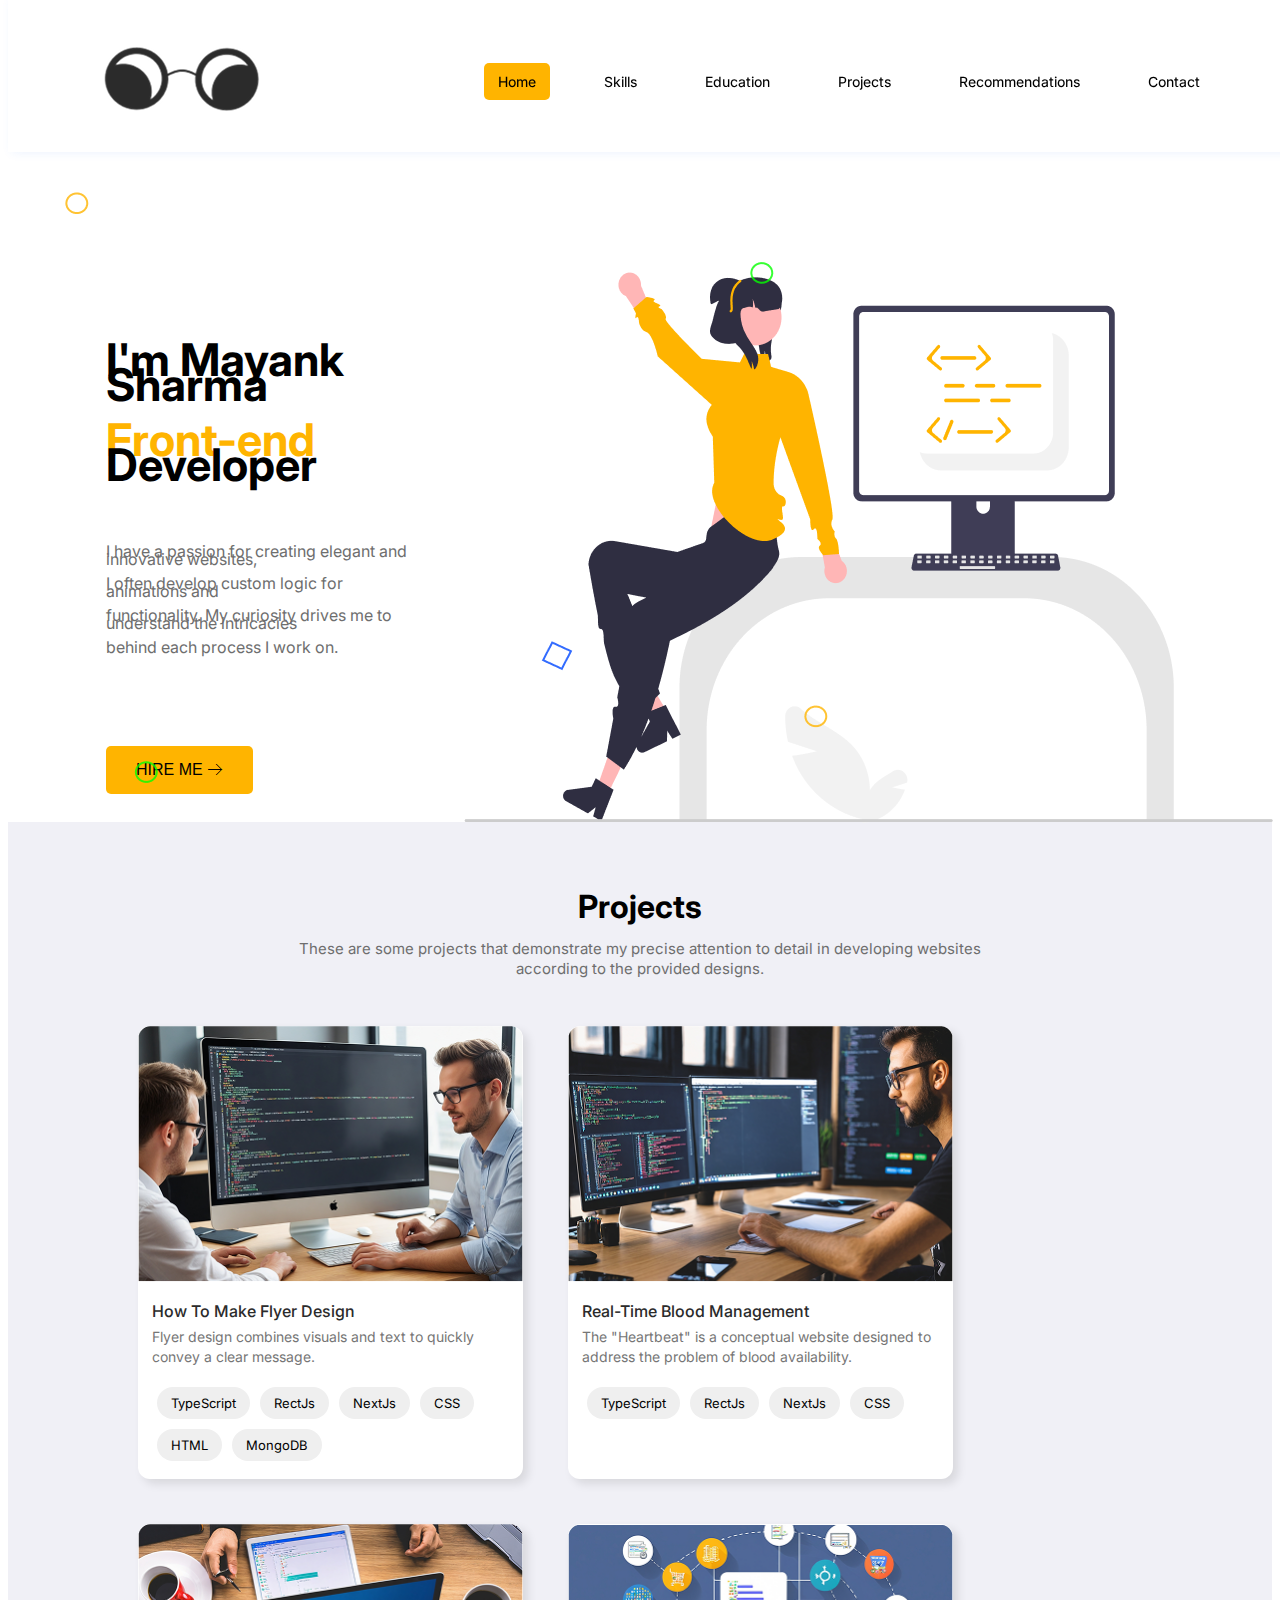
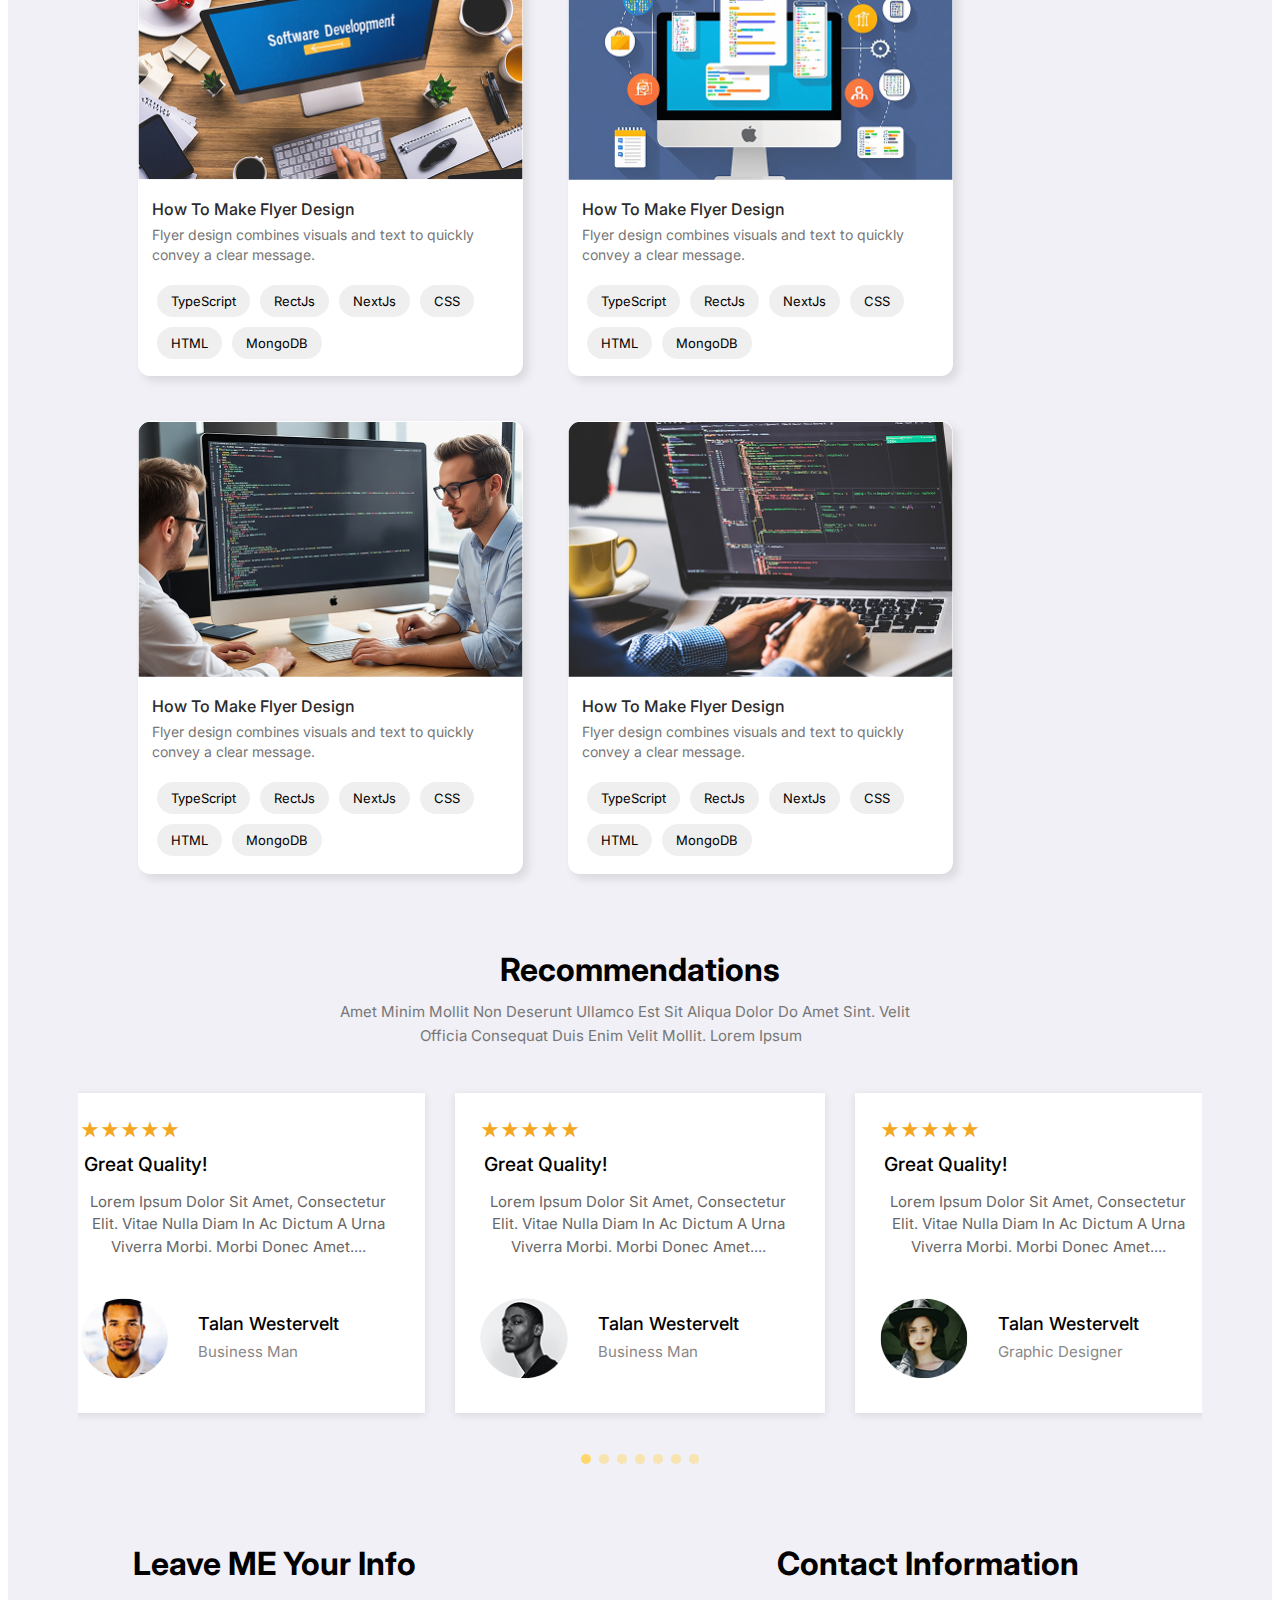
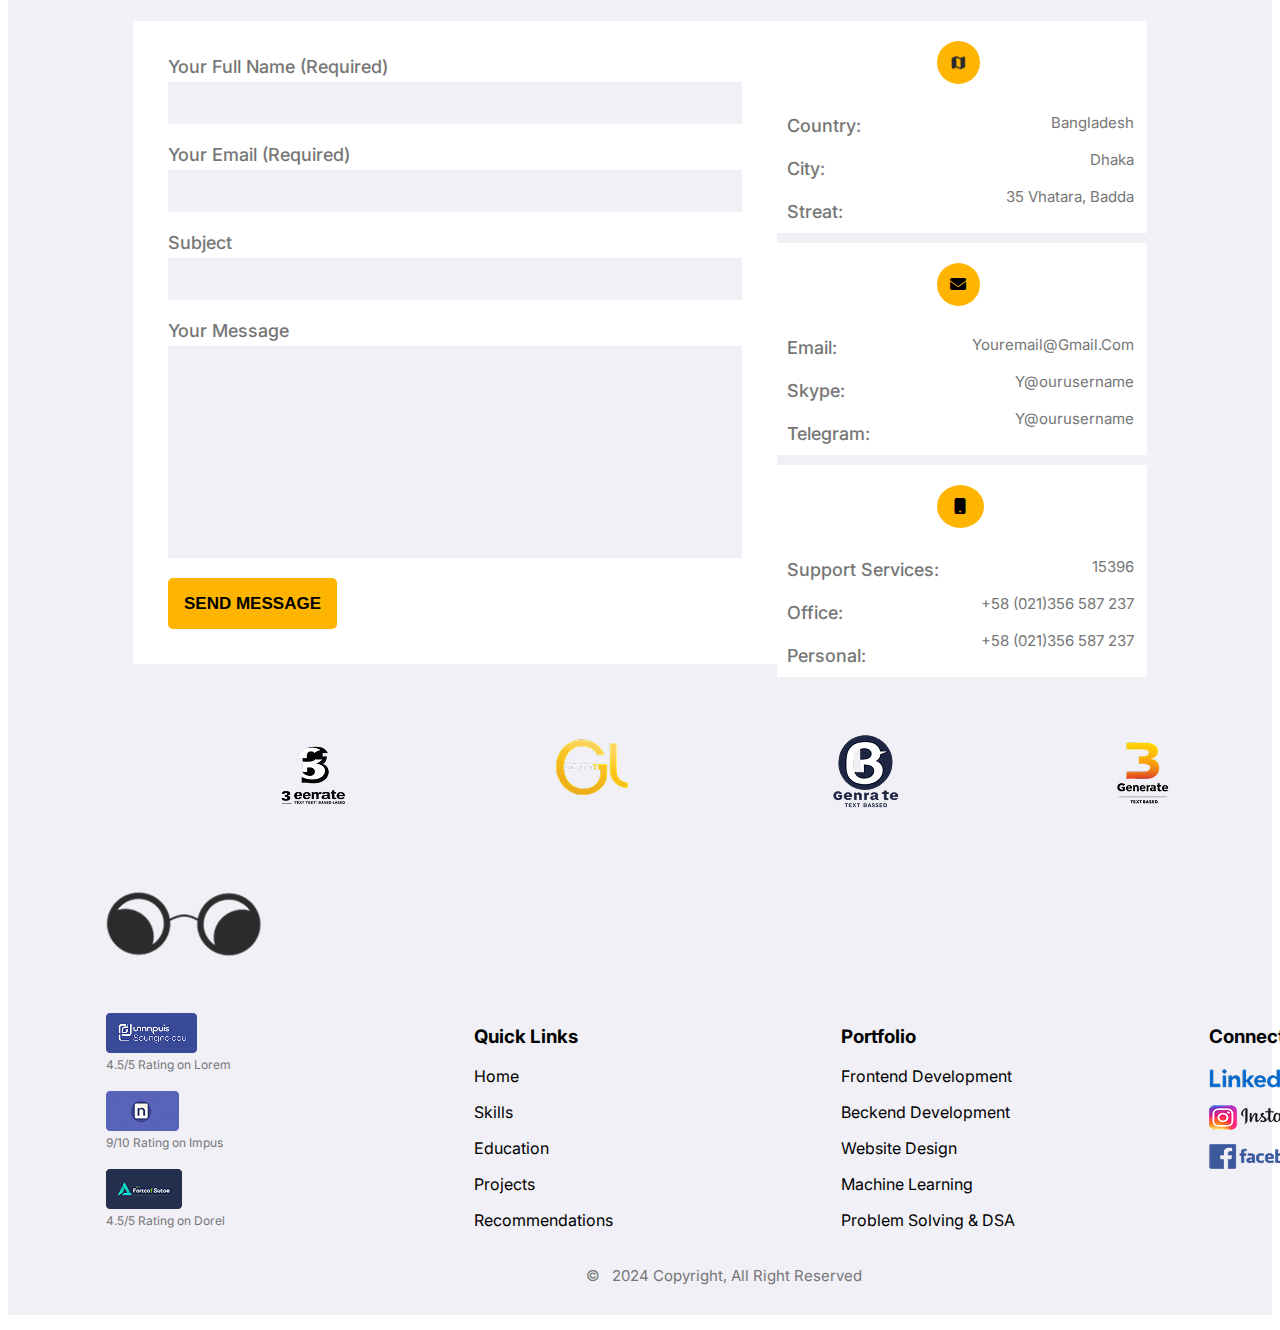
<file: index.html>
<!DOCTYPE html>
<html lang="en">
<head>
    <meta charset="UTF-8">
    <meta name="viewport" content="width=device-width, initial-scale=1.0">
    <title>JTG Assignment</title>
    <link rel="stylesheet" href="style.css">
    <link rel="preconnect" href="https://fonts.googleapis.com">
    <link rel="preconnect" href="https://fonts.gstatic.com" crossorigin>
    <link rel="stylesheet" href="https://cdnjs.cloudflare.com/ajax/libs/font-awesome/6.7.2/css/all.min.css" 
        integrity="sha512-Evv84Mr4kqVGRNSgIGL/F/aIDqQb7xQ2vcrdIwxfjThSH8CSR7PBEakCr51Ck+w+/U6swU2Im1vVX0SVk9ABhg==" 
        crossorigin="anonymous" referrerpolicy="no-referrer" />
    <link href="https://fonts.googleapis.com/css2?family=Inter:ital,opsz,wght@0,14..32,100..900;1,14..32,100..900&display=swap" 
        rel="stylesheet">
</head>
<body>
    <div class="header">
        <div class="logo">
            <img src="assets/Logo.png">
        </div>
        <div class="nav">
            <p id="home">Home</p>
            <p id="skill"><a href="action/skill.html">Skills</a></p>
            <p id="skill"><a>Education</a></p>
            <p id="skill"><a href="#project-div">Projects</a></p>
            <p id="skill"><a href="#recmodation-div">Recommendations</a></p>
            <p id="skill"><a href="#contact-div">Contact</a></p>
        </div>
    </div>
    <div class="line"></div>

    <div class="container">
        <div class="content">
            <div class="mainline">
                <h1>I'm Mayank Sharma</h1>
                <h1><span>Front-end</span> Developer</h1>
            </div>
            <div class="para">
                <p>I have a passion for creating elegant and innovative websites, </p>
                <p> I often develop custom logic for animations and </p>
                <p>functionality. My curiosity drives me to understand the intricacies</p>
                <p>behind each process I work on.</p>
            </div>
            <button>HIRE ME 🡢</button>
        </div>
        <div class="computer">
            <img src="assets/undraw_proud_coder_re_exuy 1.png" alt="">
        </div>
        <div class="shapes">
            <img src="assets/Ellipse 15.png" id="img1">
            <img src="assets/Ellipse 16.png" id="img2">
            <img src="assets/Ellipse 12.png" id="img3">
            <img src="assets/Rectangle 52.png" id="img4">
            <img src="assets/Rectangle 51.png" id="img5">
            <img src="assets/Ellipse 13.png" id="img6">
            <img src="assets/Polygon 1.png" id="img7">
        </div>
    </div>
    <div id="project-div" class="project-section">
        <div class="project">
            <h2>Projects</h2>
        </div>
        <p>These are some projects that demonstrate my precise attention to detail in developing websites</p>
        <p>according to the provided designs.</p>
        <div class="cards">
            <div class="card">
                <img src="assets/Image.png">
                <div class="details">
                    <h4>How To Make Flyer Design</h4>
                    <p>Flyer design combines visuals and text to quickly convey a clear message.</p>
                    <div class="skillStack">
                        <span>TypeScript</span>
                        <span>RectJs</span>
                        <span>NextJs</span>
                        <span>CSS</span>
                        <span>HTML</span>
                        <span>MongoDB</span>
                    </div>
                </div>
            </div>
            <div class="card">
                <img src="assets/Image (1).png">
                <div class="details">
                    <h4>Real-Time Blood Management</h4>
                    <p>The "Heartbeat" is a conceptual website designed to address the problem of blood availability.</p>
                    <div class="skillStack">
                        <span>TypeScript</span>
                        <span>RectJs</span>
                        <span>NextJs</span>
                        <span>CSS</span>
                    </div>
                </div>
            </div>
            <div class="card">
                <img src="assets/Image (2).png">
                <div class="details">
                    <h4>How To Make Flyer Design</h4>
                    <p>Flyer design combines visuals and text to quickly convey a clear message.</p>
                    <div class="skillStack">
                        <span>TypeScript</span>
                        <span>RectJs</span>
                        <span>NextJs</span>
                        <span>CSS</span>
                        <span>HTML</span>
                        <span>MongoDB</span>
                    </div>
                </div>
            </div>
            <div class="card">
                <img src="assets/Image (3).png">
                <div class="details">
                    <h4>How To Make Flyer Design</h4>
                    <p>Flyer design combines visuals and text to quickly convey a clear message.</p>
                    <div class="skillStack">
                        <span>TypeScript</span>
                        <span>RectJs</span>
                        <span>NextJs</span>
                        <span>CSS</span>
                        <span>HTML</span>
                        <span>MongoDB</span>
                    </div>
                </div>
            </div>
            <div class="card">
                <img src="assets/Image (4).png">
                <div class="details">
                    <h4>How To Make Flyer Design</h4>
                    <p>Flyer design combines visuals and text to quickly convey a clear message.</p>
                    <div class="skillStack">
                        <span>TypeScript</span>
                        <span>RectJs</span>
                        <span>NextJs</span>
                        <span>CSS</span>
                        <span>HTML</span>
                        <span>MongoDB</span>
                    </div>
                </div>
            </div>
            <div class="card">
                <img src="assets/Image (5).png">
                <div class="details">
                    <h4>How To Make Flyer Design</h4>
                    <p>Flyer design combines visuals and text to quickly convey a clear message.</p>
                    <div class="skillStack">
                        <span>TypeScript</span>
                        <span>RectJs</span>
                        <span>NextJs</span>
                        <span>CSS</span>
                        <span>HTML</span>
                        <span>MongoDB</span>
                    </div>
                </div>
            </div>
        </div>
    </div>
    <div id="recmodation-div" class="recmodation-section">
        <div class="rec-head">
            <h2>Recommendations</h2>
            <p>
                Amet Minim Mollit Non Deserunt Ullamco Est Sit Aliqua Dolor Do Amet
                Sint. Velit <span class="secline">Officia Consequat Duis Enim Velit Mollit. Lorem Ipsum</span>
            </p>
        </div>

        <div class="reviewBox">
        <!-- Cards are injected here by JavaScript -->
        </div>

        <div class="dots" id="pagination-dots"></div>
    </div>

    <div id="contact-div" class="contact-form"> 
        <div class="yourInfo">
            <h2>Leave ME Your Info</h2>
            <div class="fillform">
                <div class="namee">
                    <label for="username">Your Full Name (Required)</label>
                    <input type="text" id="username">
                </div>
                <div class="emaill">
                    <label for="email">Your Email (Required)</label>
                    <input type="email" id="email">
                </div>
                <div class="subject">
                    <label for="sub">Subject</label>
                    <input type="text" id="sub">
                </div>
                <div class="message">
                    <label for="mess">Your Message</label>
                    <input type="text" id="mess">
                </div>
                <button>SEND MESSAGE</button>
            </div>
        </div>
        <div class="contact">
            <h2>Contact Information</h2>
            <div class="area">
                <img src="assets/location.png"> 
                <div class="smallbox">
                    <div class="left">
                        <p>Country:</p>
                        <p>City:</p>
                        <p>Streat:</p>
                    </div>
                    <div class="right">
                        <p>Bangladesh</p>
                        <p>Dhaka</p>
                        <p>35 Vhatara, Badda</p>
                    </div>
                </div>
            </div>
            <div class="links">
                <i class="fa-solid fa-envelope email-icon"></i>
                <div class="smallbox">
                   <div class="left">
                        <p>Email:</p>
                        <p>Skype:</p>
                        <p>Telegram:</p>
                    </div>
                    <div class="right">
                        <p>Youremail@Gmail.Com</p>
                        <p>Y@ourusername</p>
                        <p>Y@ourusername</p>
                    </div>
                </div>
            </div>
            <div class="services">
                <i class="fa-solid fa-mobile-button phone"></i>
                <div class="smallbox">
                    <div class="left">
                        <p>Support Services:</p>
                        <p>Office:</p>
                        <p>Personal:</p>
                    </div>
                    <div class="right">
                        <p>15396</p>
                        <p>+58 (021)356 587 237</p>
                        <p>+58 (021)356 587 237</p>
                    </div>
                </div>
            </div>
        </div>
    </div>
    <div class="footer">
        <div class="icons">
            <img src="assets/Frame.png" alt="">
            <img src="assets/Frame (1).png" alt="">
            <img src="assets/Frame (2).png" alt="">
            <img src="assets/Frame (3).png" alt="">
        </div>
        <div class="lower-logo">
            <img src="assets/Logo.png">
        </div>
        <div class="bottom">
            <div class="images">
                <img src="assets/Rectangle 97.png">
                <p>4.5/5 Rating on Lorem</p>
                <img src="assets/Rectangle 99.png">
                <p>9/10 Rating on Impus</p>
                <img src="assets/Rectangle 100.png">
                <p>4.5/5 Rating on Dorel</p>
            </div>
            <div class="Qlinks">
                <h3>Quick Links</h3>
                <p id="pfonts">Home</p>
                <p id="pfonts">Skills</p>
                <p id="pfonts">Education</p>
                <p id="pfonts">Projects</p>
                <p id="pfonts">Recommendations</p>
            </div>
            <div class="portfo">
                <h3>Portfolio</h3>
                <p id="pfonts">Frontend Development</p>
                <p id="pfonts">Beckend Development</p>
                <p id="pfonts">Website Design</p>
                <p id="pfonts">Machine Learning</p>
                <p id="pfonts">Problem Solving & DSA</p>
            </div>
            <div class="socials">
                <h3>Connect</h3>
                <img src="assets/LinkedIn.png">
                <img src="assets/Instagram.png">
                <img src="assets/Facebook.png">
            </div>
        </div>
        <div class="copyright">
            <p>© &nbsp;  2024 Copyright, All Right Reserved</p>
        </div>
    </div>
    

    <script src="script.js"></script>
</body>
</html>
</file>
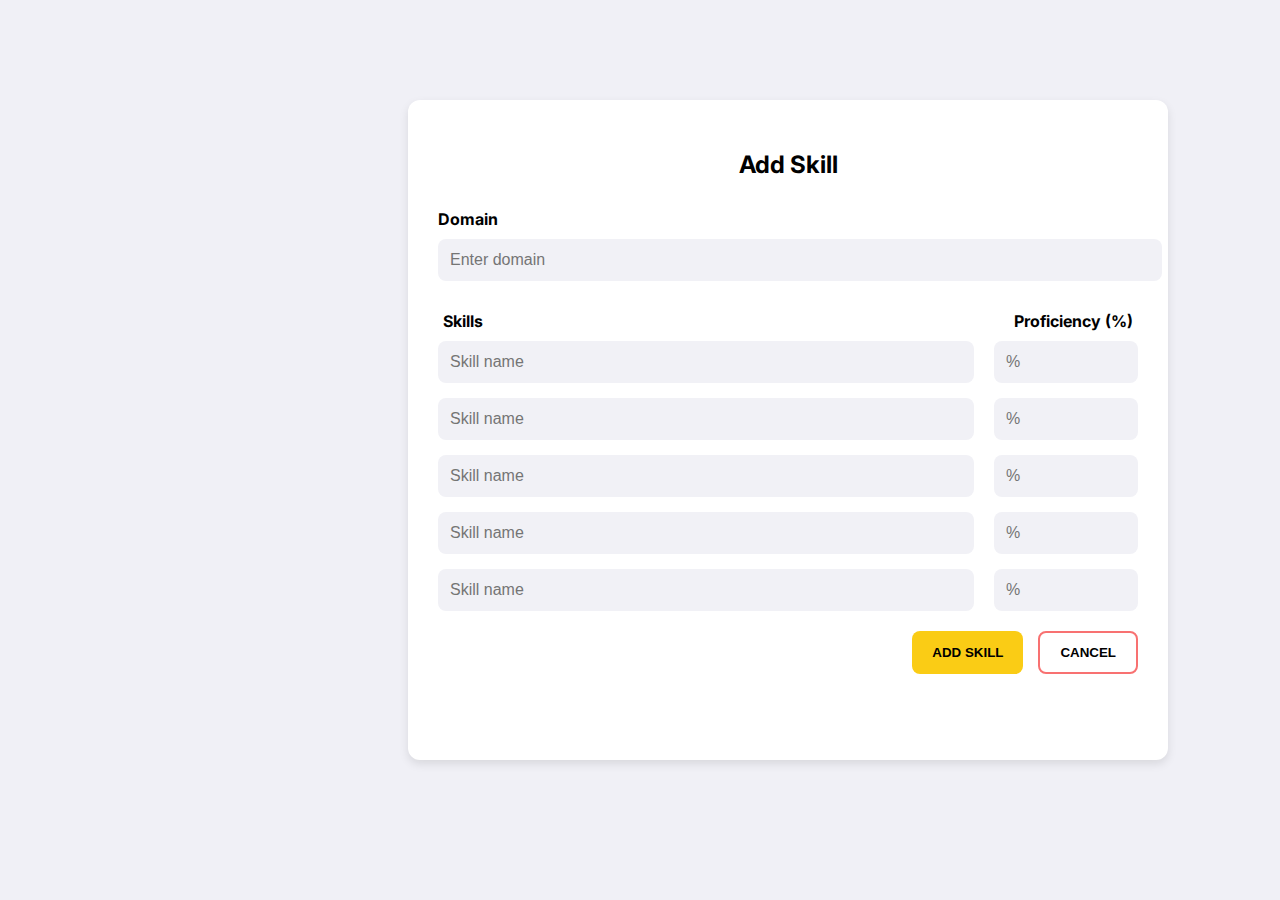
<file: action/addskill.html>
<!DOCTYPE html>
<html lang="en">
<head>
    <meta charset="UTF-8">
    <meta name="viewport" content="width=device-width, initial-scale=1.0">
    <title>Document</title>
    <link rel="stylesheet" href="addskill.css">
    <link rel="preconnect" href="https://fonts.googleapis.com">
    <link rel="preconnect" href="https://fonts.gstatic.com" crossorigin>
    <link rel="stylesheet" href="https://cdnjs.cloudflare.com/ajax/libs/font-awesome/6.7.2/css/all.min.css" 
        integrity="sha512-Evv84Mr4kqVGRNSgIGL/F/aIDqQb7xQ2vcrdIwxfjThSH8CSR7PBEakCr51Ck+w+/U6swU2Im1vVX0SVk9ABhg==" 
        crossorigin="anonymous" referrerpolicy="no-referrer" />
    <link href="https://fonts.googleapis.com/css2?family=Inter:ital,opsz,wght@0,14..32,100..900;1,14..32,100..900&display=swap" 
        rel="stylesheet">
</head>
<body>
    
        <!-- SYUOROUVUEJIPVOEUOVIPEB -->
    <div class="container">
        <h2>Add Skill</h2>
        <div class="domain">
            <label for="domain">Domain</label>
            <input type="text" id="domain" placeholder="Enter domain" />
        </div>

        <div class="skillss">
        <div class="skill-header">
            <span>Skills</span>
            <span>Proficiency (%)</span>
        </div>

        <div class="skill-row">
            <input type="text" placeholder="Skill name" />
            <input type="text" placeholder="%" />
        </div>
        <div class="skill-row">
            <input type="text" placeholder="Skill name" />
            <input type="text" placeholder="%" />
        </div>
        <div class="skill-row">
            <input type="text" placeholder="Skill name" />
            <input type="text" placeholder="%" />
        </div>
        <div class="skill-row">
            <input type="text" placeholder="Skill name" />
            <input type="text" placeholder="%" />
        </div>
        <div class="skill-row">
            <input type="text" placeholder="Skill name" />
            <input type="text" placeholder="%" />
        </div>

        <div class="buttons">
            <button class="add"><a href="../index.html">ADD SKILL</a></button>
            <button class="cancel"><a href="../index.html">CANCEL</a></button>
        </div>
    </div>
  
    
</body>
</html>
</file>
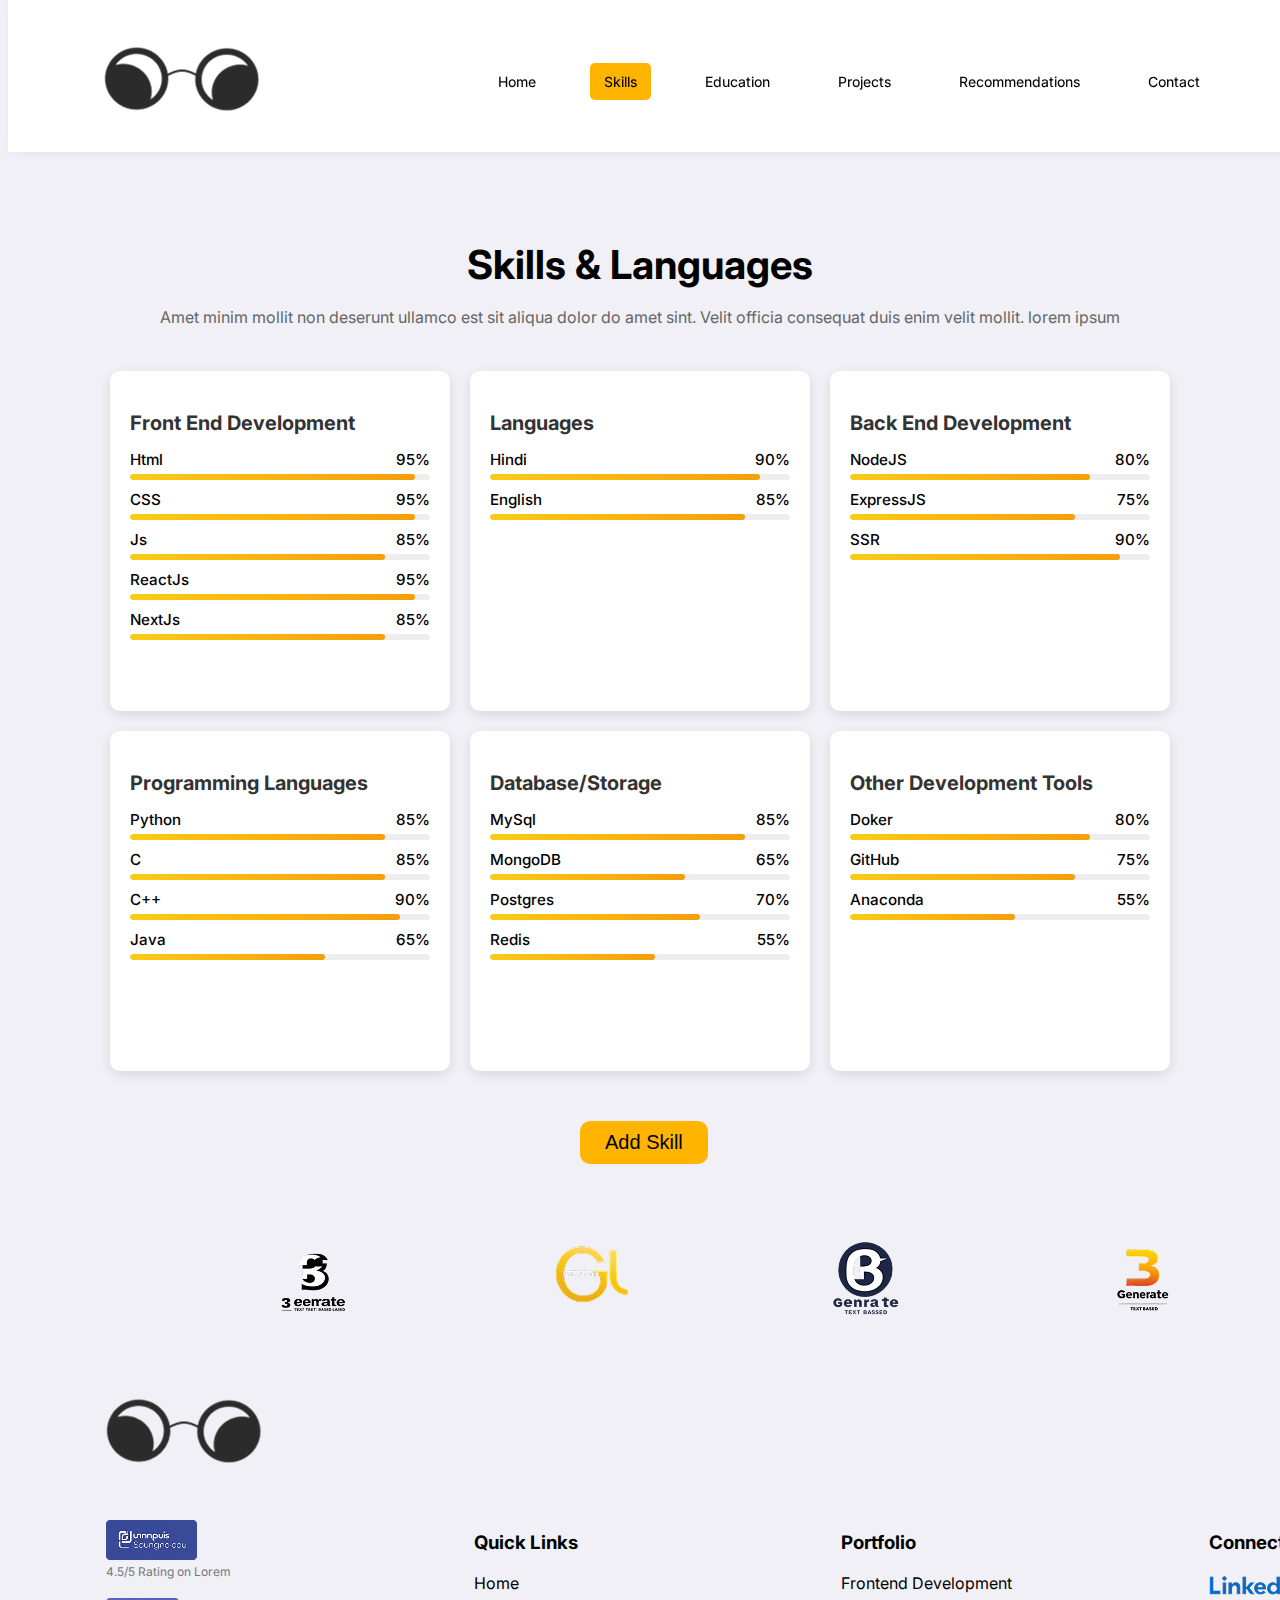
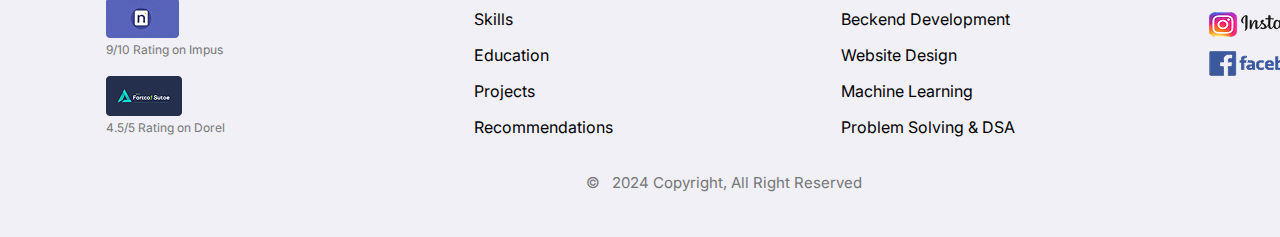
<file: action/skill.html>
<!DOCTYPE html>
<html lang="en">
<head>
    <meta charset="UTF-8">
    <meta name="viewport" content="width=device-width, initial-scale=1.0">
    <title>Document</title>
    <link rel="stylesheet" href="skill.css">
    <link rel="preconnect" href="https://fonts.googleapis.com">
    <link rel="preconnect" href="https://fonts.gstatic.com" crossorigin>
    <link rel="stylesheet" href="https://cdnjs.cloudflare.com/ajax/libs/font-awesome/6.7.2/css/all.min.css" 
        integrity="sha512-Evv84Mr4kqVGRNSgIGL/F/aIDqQb7xQ2vcrdIwxfjThSH8CSR7PBEakCr51Ck+w+/U6swU2Im1vVX0SVk9ABhg==" 
        crossorigin="anonymous" referrerpolicy="no-referrer" />
    <link href="https://fonts.googleapis.com/css2?family=Inter:ital,opsz,wght@0,14..32,100..900;1,14..32,100..900&display=swap" 
        rel="stylesheet">
</head>
<body>
    <div class="header">
        <div class="logo">
            <img src="../assets/Logo.png">
        </div>
        <div class="nav">
            <p id="home"><a href="../index.html">Home</a></p>
            <p id="skill" class="ski"><a>Skills</a></p>
            <p id="skill"><a id="edu">Education</a></p>
            <p id="skill"><a href="../index.html#project-div">Projects</a></p>
            <p id="skill"><a href="../index.html#recmodation-div">Recommendations</a></p>
            <p id="skill"><a href="../index.html#contact-div">Contact</a></p>
        </div>
    </div>
        <div class="container">
            <div class="heading">
                <h2>Skills & Languages</h2>
                <p>Amet minim mollit non deserunt ullamco est sit aliqua dolor do 
                    amet sint. Velit officia consequat duis enim velit mollit. lorem ipsum</p>
            </div>
            <div class="skill-cards">
                <div class="card">
                    <h3>Front End Development</h3>
                    <p>Html <span>95%</span></p>
                    <div class="bar"><div style="width: 95%"></div></div>

                    <p>CSS <span>95%</span></p>
                    <div class="bar"><div style="width: 95%"></div></div>

                    <p>Js <span>85%</span></p>
                    <div class="bar"><div style="width: 85%"></div></div>

                    <p>ReactJs <span>95%</span></p>
                    <div class="bar"><div style="width: 95%"></div></div>

                    <p>NextJs <span>85%</span></p>
                    <div class="bar"><div style="width: 85%"></div></div>
                </div>

                <div class="card">
                    <h3>Languages</h3>
                    <p>Hindi <span>90%</span></p>
                    <div class="bar"><div style="width: 90%"></div></div>

                    <p>English <span>85%</span></p>
                    <div class="bar"><div style="width: 85%"></div></div>
                </div>

                <div class="card">
                    <h3>Back End Development</h3>
                    <p>NodeJS <span>80%</span></p>
                    <div class="bar"><div style="width: 80%"></div></div>

                    <p>ExpressJS <span>75%</span></p>
                    <div class="bar"><div style="width: 75%"></div></div>

                    <p>SSR <span>90%</span></p>
                    <div class="bar"><div style="width: 90%"></div></div>
                </div>
                <div class="card">
                    <h3>Programming Languages</h3>
                    <p>Python <span>85%</span></p>
                    <div class="bar"><div style="width: 85%"></div></div>

                    <p>C <span>85%</span></p>
                    <div class="bar"><div style="width: 85%"></div></div>

                    <p>C++ <span>90%</span></p>
                    <div class="bar"><div style="width: 90%"></div></div>

                    <p>Java <span>65%</span></p>
                    <div class="bar"><div style="width: 65%"></div></div>
                </div>
                <div class="card">
                    <h3>Database/Storage</h3>
                    <p>MySql <span>85%</span></p>
                    <div class="bar"><div style="width: 85%"></div></div>

                    <p>MongoDB <span>65%</span></p>
                    <div class="bar"><div style="width: 65%"></div></div>
                    <p>Postgres <span>70%</span></p>
                    <div class="bar"><div style="width: 70%"></div></div>
                    <p>Redis <span>55%</span></p>
                    <div class="bar"><div style="width: 55%"></div></div>
                </div>
                <div class="card">
                    <h3>Other Development Tools</h3>
                    <p>Doker <span>80%</span></p>
                    <div class="bar"><div style="width: 80%"></div></div>

                    <p>GitHub <span>75%</span></p>
                    <div class="bar"><div style="width: 75%"></div></div>
                    <p>Anaconda <span>55%</span></p>
                    <div class="bar"><div style="width: 55%"></div></div>
                </div>
            </div>
            <button id="add"><a href="addskill.html">Add Skill</a></button>
            </div>
        </div>
    <div class="footer">
        <div class="icons">
            <img src="../assets/Frame.png" alt="">
            <img src="../assets/Frame (1).png" alt="">
            <img src="../assets/Frame (2).png" alt="">
            <img src="../assets/Frame (3).png" alt="">
        </div>
        <div class="lower-logo">
            <img src="../assets/Logo.png">
        </div>
        <div class="bottom">
            <div class="images">
                <img src="../assets/Rectangle 97.png">
                <p>4.5/5 Rating on Lorem</p>
                <img src="../assets/Rectangle 99.png">
                <p>9/10 Rating on Impus</p>
                <img src="../assets/Rectangle 100.png">
                <p>4.5/5 Rating on Dorel</p>
            </div>
            <div class="Qlinks">
                <h3>Quick Links</h3>
                <p id="pfonts">Home</p>
                <p id="pfonts">Skills</p>
                <p id="pfonts">Education</p>
                <p id="pfonts">Projects</p>
                <p id="pfonts">Recommendations</p>
            </div>
            <div class="portfo">
                <h3>Portfolio</h3>
                <p id="pfonts">Frontend Development</p>
                <p id="pfonts">Beckend Development</p>
                <p id="pfonts">Website Design</p>
                <p id="pfonts">Machine Learning</p>
                <p id="pfonts">Problem Solving & DSA</p>
            </div>
            <div class="socials">
                <h3>Connect</h3>
                <img src="../assets/LinkedIn.png">
                <img src="../assets/Instagram.png">
                <img src="../assets/Facebook.png">
            </div>
        </div>
        <div class="copyright">
            <p>© &nbsp;  2024 Copyright, All Right Reserved</p>
        </div>
    </div>
</body>
</html>
</file>
<file: style.css>
html {
    scroll-behavior: smooth;
}

body {
    font-family: "Inter", sans-serif;
    margin-top: 0px;
    overflow-x: hidden;  
    overflow-y: auto;
}

/* body::-webkit-scrollbar {
    display: none;
} */

.header {
    display: flex;
    align-items: center;
    justify-content: space-between;
    height: 152px;
    width: 100%;
    color: #fff;
    position: fixed;
    z-index: 1000;
    background-color: #fff;
    margin-top: 0px;
    box-shadow: 4px 0px 10px rgba(47, 122, 249, 0.1);
}

.logo img {
    height: 76px;
    width: 158px;
    margin-left: 96px;
    margin-top: 20px;
    margin-bottom: 10px;
}

.nav {
    display: flex;
    align-items: center;
    justify-content: space-between;
    width: 604px;
    height: 37px;
    gap: 40px;
    margin-right: 200px;
    margin-top: 40.5px;
    margin-bottom: 30px;
}
.nav p {
    font-size: 14px;
    color: black;
    font-weight: 450;
}
.nav p a {
    text-decoration: none;
    color: black;
}

#skill a {
    padding: 10px 14px;
    border-radius: 5px;
    background-color: white;
    cursor: pointer;
}

#skill :hover {
    background-color: #ffb400;
}

#home {
    border-radius: 5px;
    background-color: #ffb400;
    padding: 10px 14px;
    cursor: pointer;
    
}

.line {
    width: 100%;
    height: 10px;
    /* background-color: #f3f2f2; */
    background-color: black;
    opacity: 0.5;
}

.container {
    height: 630px;
    /* border: 2px solid black; */
    /* margin-left: 0.31px;
    margin-right: 0.31px; */
    display: flex;
    z-index: 0;
    padding-top: 30px;
    margin-top: 152px;
}

.computer {
    height: 550.41px;
    width: 808.01px;
    margin-top: 79.59px;
    margin-left: 150px.37px;
    
}

.content {
    margin-left: 97.96px;
    margin-top: 125px;
    /* display: flex;
    flex-direction: column; */
    margin-right: 45px;
    
}

.mainline {
    margin-bottom: 70px;
}

.mainline h1 {
    font-size: 45px;
    line-height: 25px;
    font-weight: bold;
}

.mainline h1 span {
    color: #ffb400;
}

.para {
    line-height: 8px;
    margin-bottom: 60px;
    color: #6e6e6e;
}

.content button {
    margin-top: 35px;
    /* padding-left: 10px;
    padding-right: 10px; */
    padding: 15px 30px;
    background-color: #ffb400;
    border: none;
    border-radius: 5px;
    font-weight: 480;
    font-size: 16px;
}

.shapes {
    position: absolute;
}

.shapes img {
    position: absolute;
    z-index: 3;
}

#img1 {
    margin-left: 57.39px;
    margin-top: 40.47;
}

#img2 {
    margin-left: 125.89px;
    margin-top: 569.29px;
}

#img3 {
    margin-left: 742.08px;
    margin-top: 70.15px;
}

#img4 {
    margin-left: 533.44px;
    margin-top: 449.23px;
}

#img5 {
    margin-left: 1277.85px;
    margin-top: 93.97px;
}

#img6 {
    margin-left: 796.11px;
    margin-top: 512.58px;
}

#img7 {
    margin-left: 1314.33px;
    margin-top: 576.04px;
}

.project-section {
    display: flex;
    flex-direction: column;
    align-items: center;
    background-color: #F0F0F6;
    padding-top: 38px;
    scroll-margin-top: 100px;
    
}

.project h2 {
    font-weight: 700;
    font-size: 32px;
    line-height: 124%;
    margin-bottom: 20px;
}

.project-section p {
    margin-top: 0px;
    line-height: 5px;
    color: #6e6e6e;
    font-weight: 400;
    font-size: 15px;
}

.cards {
    margin-top: 40px;
    display: flex;
    flex-wrap: wrap;
    margin-left: 130px;
    gap: 45px;
}

.card {
    width: 385px;
    height: 432.45;
    border: 1px;
    border-color: rgba(0, 0, 0, 0.2);
    border-radius: 12px;
    background-color: rgba(255, 255, 255, 1);
    box-shadow: 5px 5px 10px rgba(0, 0, 0, 0.1);

}

.card img {
    height: 256px;
    width: 385px;
    
}

.details {
    margin-left: 14px;
    height: 176.45px;
    width: 385px;
}

.details h4 {
    height: 20.22px;
    width: 267.25px;
    font-weight: 500;
    font-size: 16px;
    line-height: 124%;
    color: rgba(43, 43, 43, 1);
    margin-top: 16px;
    margin-bottom: 5px;
    
}

.details p {
    line-height: 20px;
    width: 353px;
    height: 41px;
    margin-top: 0px;
    padding-top: 0px;
    font-weight: 400;
    font-size: 14px;
    color: rgba(118, 118, 118, 1);
}

.skillStack {
    height: auto;
    width: 330px;
    display: flex;
    flex-wrap: wrap;
}

.skillStack span {
    height: 24px;
    border-radius: 50px;
    border: 1px;
    padding: 8px 14px 0px 14px;
    background-color: rgba(239, 239, 239, 1);
    border-color: rgba(0, 0, 0, 0.05);
    font-size: 13px;
    font-weight: 400;
    margin: 5px 5px 5px 5px;

}

/* @media (max-width: 1000px){
    .header{
        height: 180px;
        display: flex;
        flex-wrap: wrap;
        margin-bottom: 2px;
        justify-content: center;
        align-items: center;
    }
    .logo {
        margin-left: 0px;
        margin-right: 30px;
    }
    .nav{
        width: 445px;
        height: 102.72;
        display: flex;
        align-items: center;
        justify-content: center;
        flex-wrap: wrap;
        margin-top: 2px;
        margin-left: 40px;
        margin-top: 2px;
    }
    .nav p{
        padding-bottom: 2px;
        padding-top: 2px;
        margin-top: 2px;
        margin-bottom: 2px;
    }
} */


.recmodation-section {
  padding: 50px 20px;
  text-align: center;
  background-color: #F0F0F6;
  scroll-margin-top: 100px;

}

.rec-head {
  text-align: left;
  max-width: 700px;
  margin: 0 auto 40px; 
}

.rec-head h2 {
  font-size: 32px;
  font-weight: 700;
  margin-bottom: 10px;
  line-height: 124%;
  display: flex;
  justify-content: center;
}

.rec-head p {
  color: #777;
  font-size: 15px;
  max-width: 600px;
  margin: 0 auto 40px;
  font-weight: 400;
  line-height: 24px;
}

.secline {
    margin-left: 80px;
}

.reviewBox {
  display: flex;
  justify-content: center;
  gap: 20px;
  flex-wrap: nowrap;
  overflow-x: auto;
  scroll-snap-type: x mandatory;
  padding-bottom: 20px;
  scrollbar-width: none; 
  -ms-overflow-style: none;
  margin-left: 50px;
  margin-right: 50px;
}

.reviewBox::-webkit-scrollbar {
  display: none;
}

.reviewCard {
  background: #fff;
  /* border-radius: 15px; */
  box-shadow: 0 2px 8px rgba(0,0,0,0.1);
  padding: 25px;
  height: 270.1px;
  width: 320px;
  flex: 0 0 auto;
  scroll-snap-align: center;
  margin: 5px;
}

.stars {
  color: #f5a623;
  font-size: 1.2rem;
  padding-right: 250px;
}

.reviewCard h3 {
  font-size: 1.2rem;
  margin: 10px 0;
  padding-right: 190px;
  font-weight: 500;
}

.reviewCard p {
  color: #666;
  font-size: 0.95rem;
  line-height: 1.5;
  margin-left: -0.2rem;
  font-weight: 400;
  font-size: 15px;
}

.profile {
  display: flex;
  align-items: center;
  margin-top: 40px;
}

.profile img {
  width: 87.74px;
  height: 80.57px;
  border-radius: 50%;
  object-fit: cover;
  margin-right: 25px;
}

.profile-info {
  text-align: left;
  margin-left: 5px;
  line-height: 140%;
  font-style: "Inter";
  
  
}

.profile-info h4 {
  margin: 0;
  font-size: 1rem;
  height: 22.16px;
  font-size: 18px;
  font-weight: 500;
  margin-bottom: 5px;
  
}

.profile-info span {
  font-size: 15px;
  font-weight: 400;
  color: #888;
}

.dots {
  margin-top: 10px;
}

.dot {
  display: inline-block;
  width: 10px;
  height: 10px;
  margin: 0 4px;
  background-color: #ffd76a;
  border-radius: 50%;
  opacity: 0.5;
  cursor: pointer;
}

.dot.active {
  opacity: 1;
}

.contact-form {
    height: 759px;
    width: 100%;
    display: flex;
    justify-content: space-between;
    background-color: #F0F0F6;
    padding-bottom: 20px;
    scroll-margin-top: 150px;

}

.yourInfo {
    width: 846px;
    height: 759px;
    display: flex;
    flex-direction: column;
    margin-left: 125px;
    background-color: #F0F0F6;
   
    
}

.yourInfo h2 {
    font-weight: 700;
    font-size: 32px;
    line-height: 124%;
}

.fillform {
    background-color: #fff;
    padding: 35px;
    margin-top: 10px;
}

.fillform div {
    display: flex;
    flex-direction: column;
    justify-content: space-evenly;
    margin-bottom: 20px;
}

.fillform div label {
    font-size: 18px;
    font-weight: 500;
    color: #767676;
    margin-bottom: 5px;
}

.fillform div input {
    background-color: #F0F0F6;
    border: 0px;
    height: 40px;
    
}

#mess {
    height: 210px;
}

.fillform div textarea {
    background-color: #F0F0F6;
    border: none;
}

.fillform button {
    background-color: #ffb400;
    border: none;
    border-radius: 5px;
    padding: 17px 16px 17px 16px;
    gap: 10px;
    font-weight: 550;
    font-size: 17px;
    line-height: 100%;

}

.contact {
    height: 759.67px;
    width: 373px;
    margin-right: 125px;
    display: flex;
    flex-direction: column;
}

.contact h2 {
    font-weight: 700;
    font-size: 32px;
    line-height: 124%;
    
}

.contact .area {
    height: 212px;
    width: 370px;
    background-color: #fff;
    display: flex;
    flex-direction: column;
    /* align-items: center; */
    margin-top: 10px;
}

.contact .links {
    height: 212px;
    width: 370px;
    background-color: #fff;
    display: flex;
    flex-direction: column;
    /* align-items: center; */
    margin-top: 10px;
}

.contact .services {
    height: 212px;
    width: 370px;
    display: flex;
    flex-direction: column;
    /* align-items: center; */
    margin-top: 10px;
    background-color: #fff;
}

.area .smallbox, .links .smallbox, .services .smallbox {
    height: 150px;
    width: 370px;
    display: flex;
    flex-direction: row;
    justify-content: space-between;
    
}

.right {
    display: flex;
    flex-direction: column;
    align-items: flex-end;
    margin-right: 13px;
    margin-top: 20px;
}

.left {
    margin-top: 20px;
    margin-left: 10px;
    display: flex;
    flex-direction: column;
}

.right p {
    line-height: 7px;
    font-size: 15px;
    font-weight: 400;
    color: #767676;
    
}

.left p {
    line-height: 7px;
    font-weight: 500;
    font-size: 18px;
    color: #767676;
}




.contact div img {
    height: 17px;
    width: 17px;
    margin-top: 20px;
    margin-left: 160px;
    padding: 13px;
    background-color: #ffb400;
    border-radius: 50%;

}

.email-icon {
    height: 17px;
    width: 17px;
    margin-top: 20px;
    margin-left: 160px;
    padding: 13px;
    background-color: #ffb400;
    border-radius: 50%;
}

.phone{
    height: 17px;
    width: 17px;
    margin-top: 20px;
    margin-left: 160px;
    padding: 13px;
    padding-left: 17px;
    background-color: #ffb400;
    border-radius: 50%;
}

/* .smallbox {

    display: flex;
    flex-direction: row;
    justify-content: space-between;
    margin-top: 15px;
    
} */



/* .smallbox div {
    /* height: 20px;
    width: 360px;
    display: inline;
    justify-content: space-between;
    margin: 2px;
    padding: 2px;
    margin-top: 15px;
    border: none; */

    /* flex: 1; /* Allows both divs to share space equally 
    margin: 2px;
    padding: 2px;
} */ 

/* .smallbox .left,
.smallbox .right {
    flex: 1;
    padding: 10px;
    background-color: #f2f2f8; 
    border: 1px solid #000; 
    box-sizing: border-box;
} */

/* .smallbox div span {
    margin-left: 18px;
}

#right {
    margin-left: 190px;
} */

.footer {
    background-color: #F0F0F6;
    margin-bottom: 0px;
}

.icons {
    width: 970px;
    height: 144px;
    margin-left: 235px;
    display: flex;
    justify-content: space-between;
    background-color: #F0F0F6;
}


.lower-logo {
    margin-top: 45px;
    margin-left: 98px;
}

.bottom {
    height: 230px;
    width: 1280px;
    display: flex;
    justify-content: space-between;
    margin-left: 98px;
    margin-top: 40px;
}

.bottom div {
    height: 230px;
    width: 177px;
    
}

.images img {
    margin-top: 7px;
}

.images p {
    font-weight: 400;
    font-size: 12px;
    color: #767676;
    margin-top: 0px;
}

#pfonts {
    font-weight: 400;
    font-size: 16px;
    line-height: 20px;
    color: rgba(0, 0, 0, 1);
   
}

.socials img {
    margin-bottom: 10px;
}

.copyright p {
    margin-top: 30px;
    margin-left: 578px;
    padding-bottom: 30px;
    font-size: 15px;
    font-weight: 400;
    color: rgba(118, 118, 118, 1);
}
</file>
<file: action/addskill.css>
body {
    font-family: "Inter", sans-serif;
    margin-top: 0px;
    overflow-x: hidden;  
    overflow-y: auto;
    background-color: #F0F0F6;
    
}



/* kewhviuvobiebveru */

.container {
  max-width: 700px;
  margin: auto;
  background-color: white;
  padding: 30px;
  border-radius: 12px;
  box-shadow: 0 4px 10px rgba(0, 0, 0, 0.1);
  height: 600px;
  margin-left: 400px;
  margin-bottom: 50px;
  margin-top: 100px;
  
  
}

h2 {
  text-align: center;
  margin-bottom: 30px;
  
}

label {
  display: block;
  font-weight: bold;
  margin-bottom: 10px;
}

input[type="text"] {
  padding: 12px;
  border: none;
  background-color: #f1f1f6;
  border-radius: 8px;
  font-size: 16px;
}

.domain input {
  width: 100%;
  margin-bottom: 30px;
}

.skill-header {
  display: flex;
  justify-content: space-between;
  font-weight: bold;
  margin-bottom: 10px;
  padding: 0 5px;
}

.skill-row {
  display: flex;
  gap: 20px;
  margin-bottom: 15px;
}

.skill-row input:first-child {
  flex: 1;
}

.skill-row input:last-child {
  width: 120px;
}

.buttons {
  display: flex;
  justify-content: flex-end;
  gap: 15px;
  margin-top: 20px;
}
button a {
    text-decoration: none;
    color: black;
}

button.add {
  background-color: #facc15;
  border: none;
  padding: 12px 20px;
  border-radius: 8px;
  font-weight: bold;
  cursor: pointer;
}

button.cancel {
  background-color: white;
  border: 2px solid #f87171;
  color: #f87171;
  padding: 12px 20px;
  border-radius: 8px;
  font-weight: bold;
  cursor: pointer;
}
</file>
<file: action/skill.css>
body {
    font-family: "Inter", sans-serif;
    margin-top: 0px;
    overflow-x: hidden;  
    overflow-y: auto;
    background-color: #F0F0F6;
    
}

.header {
    display: flex;
    align-items: center;
    justify-content: space-between;
    height: 152px;
    width: 100%;
    color: #fff;
    position: fixed;
    /* z-index: 1000; */
    background-color: #fff;
    margin-top: 0px;
    box-shadow: 4px 0px 10px rgba(47, 122, 249, 0.1);
}

.logo img {
    height: 76px;
    width: 158px;
    margin-left: 96px;
    margin-top: 20px;
    margin-bottom: 10px;
}

.nav {
    display: flex;
    align-items: center;
    justify-content: space-between;
    width: 604px;
    height: 37px;
    gap: 40px;
    margin-right: 200px;
    margin-top: 40.5px;
    margin-bottom: 30px;
}
.nav p {
    font-size: 14px;
    color: black;
    font-weight: 450;
}
.nav p a {
    text-decoration: none;
    color: black;
}

.nav p a :hover {
    cursor: pointer;
    background-color: #ffb400;
}

#home {
    border-radius: 5px;
    /* background-color: #ffb400; */
    padding: 10px 14px;
    
} 

#home p a {
    text-decoration: none;
}
#skill {
    border-radius: 5px;
    padding: 10px 14px;
}
.ski {
    background-color: #ffb400;
}

#skill:hover {
    background-color: #ffb400;
}

#home:hover{
    background-color: #ffb400;
}
#edu:hover {
    cursor: pointer;
}

/* middle */

.container {
    max-width: 1200px;
    margin: auto;
    padding: 40px 20px;
    background-color: #F0F0F6;
    /* margin-top: 200px; */
}

.heading {
    text-align: center;
    margin-bottom: 40px;
    margin-top: 200px;
}

.heading h2 {
    font-size: 2.5rem;
    margin-bottom: 10px;
}

.heading p {
    color: #666;
    font-size: 1rem;
    line-height: 1.6;
}

.skill-cards {
    display: flex;
    gap: 20px;
    justify-content: center;
    flex-wrap: wrap;
}

.card {
    height: 300px;
    background: white;
    border-radius: 10px;
    padding: 20px;
    width: 300px;
    box-shadow: 0 4px 12px rgba(0, 0, 0, 0.1);
}

.card h3 {
    margin-bottom: 15px;
    font-size: 1.25rem;
    color: #333;
}

.card p {
    font-weight: 500;
    margin: 10px 0 5px;
    display: flex;
    justify-content: space-between;
    font-size: 0.95rem;
}

.bar {
    background: #eee;
    border-radius: 5px;
    height: 6px;
    overflow: hidden;
    margin-bottom: 10px;
}

.bar div {
    height: 6px;
    background: linear-gradient(to right, #facc15, #f59e0b);
    border-radius: 5px;
}

#add{
    text-decoration: none;
    border: none;
    padding: 10px 25px;
    background-color: #ffb400;
    margin-top: 50px;
    margin-left: 540px;
    border-radius: 10px;
}

#add a{
    text-decoration: none;
    font-weight: 300;
    font-size: 20px;
    color: black;
}


/* mwoueyixckswocidN */ 


/* dydcbwcyw */



.footer {
    background-color: #F0F0F6;
}

.icons {
    width: 970px;
    height: 144px;
    margin-left: 235px;
    display: flex;
    justify-content: space-between;
    background-color: #F0F0F6;
}


.lower-logo {
    margin-top: 45px;
    margin-left: 98px;
}

.bottom {
    height: 230px;
    width: 1280px;
    display: flex;
    justify-content: space-between;
    margin-left: 98px;
    margin-top: 40px;
}

.bottom div {
    height: 230px;
    width: 177px;
    
}

.images img {
    margin-top: 7px;
}

.images p {
    font-weight: 400;
    font-size: 12px;
    color: #767676;
    margin-top: 0px;
}

#pfonts {
    font-weight: 400;
    font-size: 16px;
    line-height: 20px;
    color: rgba(0, 0, 0, 1);
   
}

.socials img {
    margin-bottom: 10px;
}

.copyright p {
    margin-top: 30px;
    margin-left: 578px;
    padding-bottom: 30px;
    font-size: 15px;
    font-weight: 400;
    color: rgba(118, 118, 118, 1);
}
</file>
